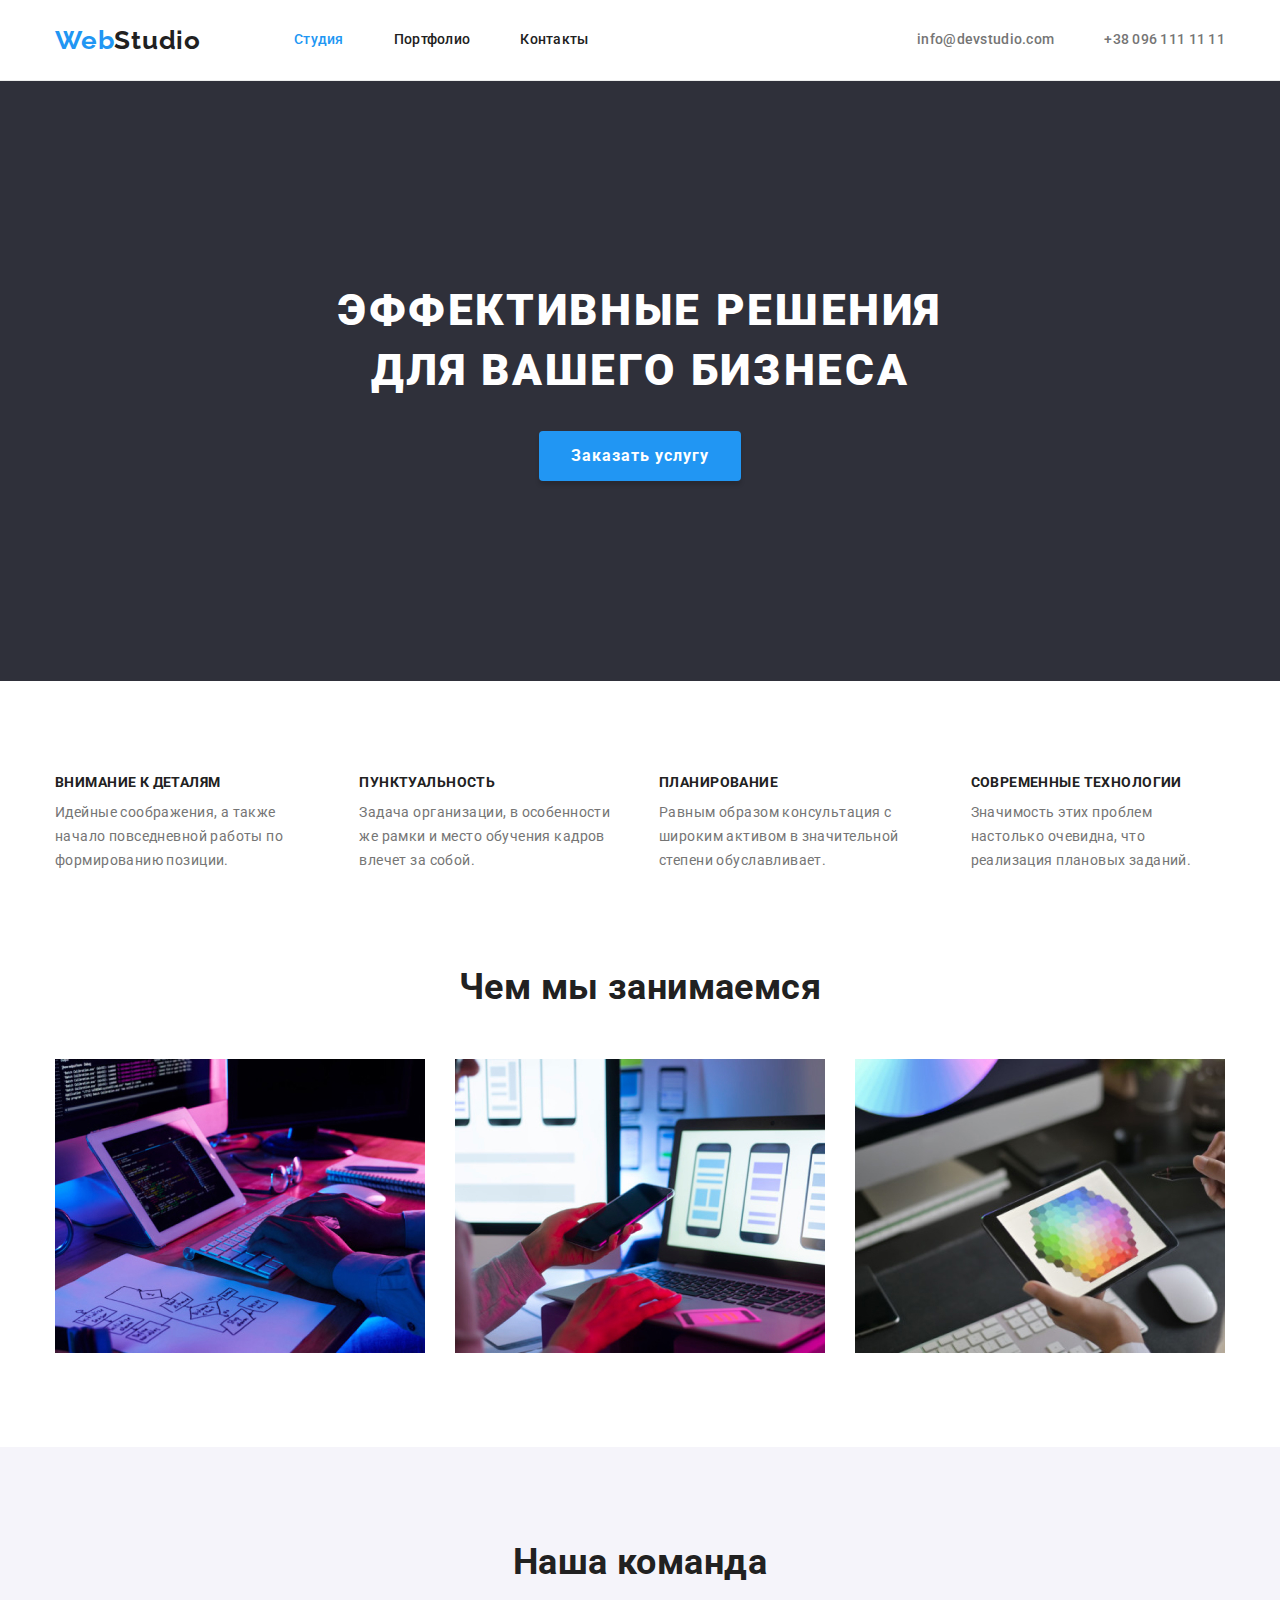
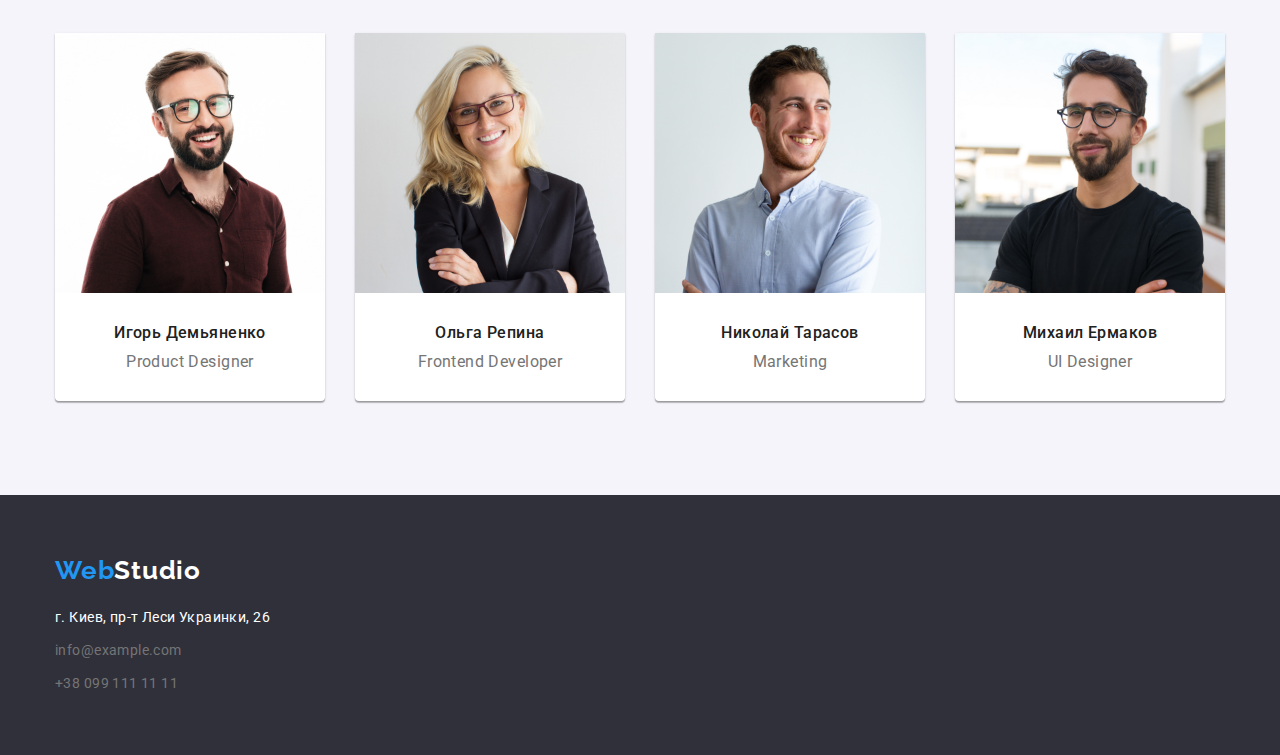
<file: index.html>
<!DOCTYPE html>
<html lang="ru">
<head>
    <meta charset="UTF-8">
    <meta http-equiv="X-UA-Compatible" content="IE=edge">
    <meta name="viewport" content="width=device-width, initial-scale=1.0">
    <title>WebStudio</title>
    <link rel="preconnect" href="https://fonts.googleapis.com">
    <link rel="preconnect" href="https://fonts.gstatic.com" crossorigin>
    <link href="https://fonts.googleapis.com/css2?family=Raleway:wght@700&family=Roboto:wght@400;500;700&display=swap" rel="stylesheet">
    <link rel="stylesheet" href="https://cdnjs.cloudflare.com/ajax/libs/modern-normalize/1.1.0/modern-normalize.min.css">
    <link rel="stylesheet" href="./css/styles.css">
</head>
<body>
    <!--Header-->
    <header class="header">
        <div class="container">
            <nav class="main-nav">
                <a href="./index.html" class="logo"><span class="logo-accent">Web</span>Studio</a>
            
                <ul class="sait-nav list">
                    <li class="sait-nav-item"><a href="./index.html" class="link current">Студия</a></li>
                    <li class="sait-nav-item"><a href="./portfolio.html" class="link">Портфолио</a></li>
                    <li class="sait-nav-item"><a href="" class="link">Контакты</a></li>
                </ul>
            </nav>
            
            <ul class="contacts list">
                <li class="contacts-item"><a class="contacts-link" href="mailto:info@devstudio.com">info@devstudio.com</a></li>
                <li class="contacts-item"><a class="contacts-link" href="tel:+380961111111">+38 096 111 11 11</a></li>
            
            </ul>
        </div>
    </header>
    
    <!--Main-->
    <main>
        <section class="hero">
            <div class="container">
                <h1 class="hero-title">Эффективные решения для вашего бизнеса</h1>
                <button type="button" class="hero-button">Заказать услугу</button>
            </div>
        </section>

        <!--Особенности компании-->
        <section class="features">
            <div class="container">
                <h2 class="visually-hidden">Особенности компании</h2>

                <ul class="features-list list">
                    <li class="feature-item">
                        <h3 class="feature-title">Внимание к деталям</h3>
                        <p class="feature-description">Идейные соображения, а также начало повседневной работы по формированию позиции.</p>
                    </li>

                    <li class="feature-item">
                        <h3 class="feature-title">Пунктуальность</h3>
                        <p class="feature-description">Задача организации, в особенности же рамки и место обучения кадров влечет за собой.</p>
                    </li>

                    <li class="feature-item">
                        <h3 class="feature-title">Планирование</h3>
                        <p class="feature-description">Равным образом консультация с широким активом в значительной степени обуславливает.</p>
                    </li>

                    <li class="feature-item">
                        <h3 class="feature-title">Современные технологии</h3>
                        <p class="feature-description">Значимость этих проблем настолько очевидна, что реализация плановых заданий.</p>
                    </li>
                </ul>
            </div>
        </section>

        <!--Чем мы занимаемся-->
        <section class="services">
            <div class="container">
                <h2 class="section-title">Чем мы занимаемся</h2>

                <ul class="services-list list">
                    <li class="service"><img src="./img/img1.jpg" alt="Верстка сайта" width="370"></li>
                    <li class="service"><img src="./img/img2.jpg" alt="Адаптация дизайна под телефон" width="370"></li>
                    <li class="service"><img src="./img/img3.jpg" alt="Выбор цветовой гаммы" width="370"></li>
                </ul>
            </div>
        </section>

        <!--Команда-->
        <section class="employees">
            <div class="container">
                <h2 class="section-title">Наша команда</h2>
                
                <ul class="employees-list list">
                    <li class="employee">
                        <img src="./img/employee1.jpg" alt="Фото дизайнера" width="270">
                        <div class="employee-content">
                            <h3 class="employee-name">Игорь Демьяненко</h3>
                            <p lang="en" class="employee-position">Product Designer</p>
                        </div>
                    </li>
                    <li class="employee">
                        <img src="./img/employee2.jpg" alt="Фото разработчика" width="270">
                        <div class="employee-content">
                            <h3 class="employee-name">Ольга Репина</h3>
                            <p lang="en" class="employee-position">Frontend Developer</p>
                        </div>
                    </li>
                    <li class="employee">
                        <img src="./img/employee3.jpg" alt="Фото маркетолога" width="270">
                        <div class="employee-content">
                            <h3 class="employee-name">Николай Тарасов</h3>
                            <p lang="en" class="employee-position">Marketing</p>
                        </div>
                    </li>
                    <li class="employee">
                        <img src="./img/employee4.jpg" alt="Фото дизайнера интерфейсов" width="270">
                        <div class="employee-content">
                            <h3 class="employee-name">Михаил Ермаков</h3>
                            <p lang="en" class="employee-position">UI Designer</p>
                        </div>
                    </li>
                </ul>
            </div>
        </section>
    </main>

    <!--Footer-->
    <footer class="footer">
        <div class="footer-box container">
            <a href="./index.html" class="logo"><span class="logo-accent">Web</span>Studio</a>
            <address class="footer-contacts">
                <ul class="contacts list">
                    <li class="footer-contacts-item"><a class="contacts-link adds" href="https://goo.gl/maps/8DTcKhsca9sqMdtq7" target="_blank"
                            rel="noopener nofollow">г. Киев, пр-т Леси Украинки, 26</a></li>
                    <li class="footer-contacts-item"><a class="contacts-link" href="mailto:">info@example.com</a></li>
                    <li class="footer-contacts-item"><a class="contacts-link" href="tel:+380961111111">+38 099 111 11 11</a></li>
                </ul>
            </address>
        </div>
    </footer>
</body>
</html>
</file>
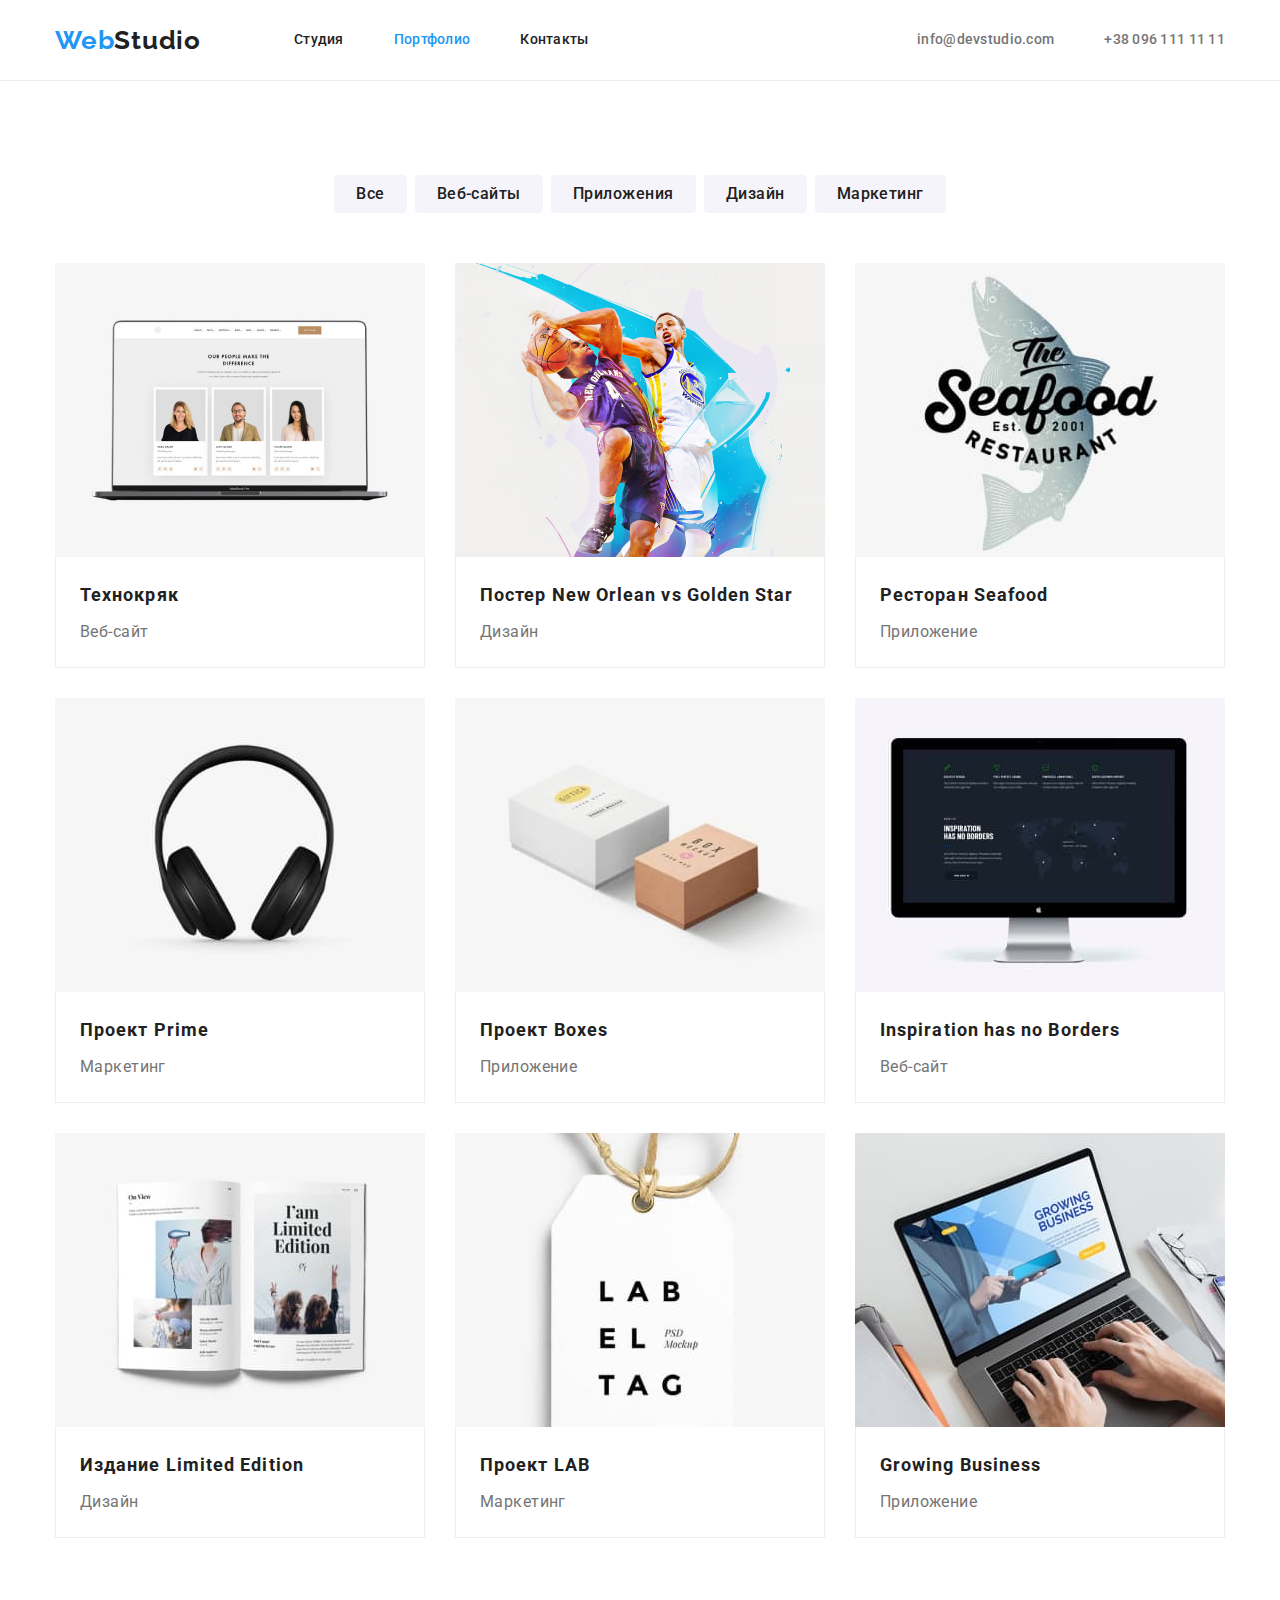
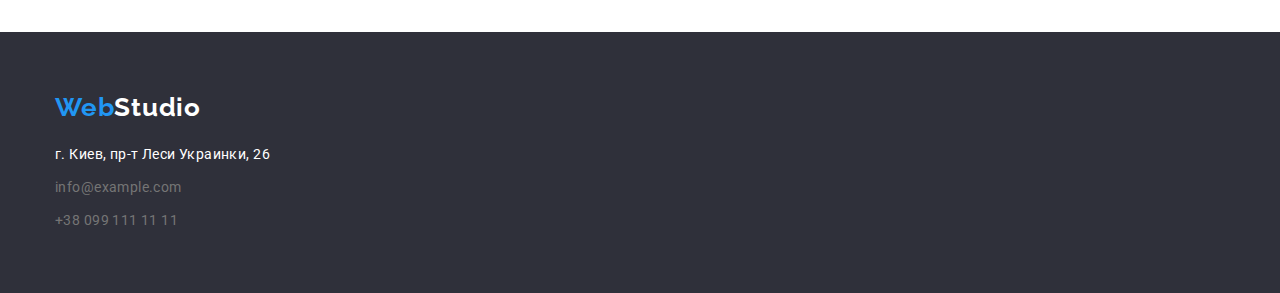
<file: portfolio.html>
<!DOCTYPE html>
<html lang="ru">
<head>
    <meta charset="UTF-8">
    <meta http-equiv="X-UA-Compatible" content="IE=edge">
    <meta name="viewport" content="width=device-width, initial-scale=1.0">
    <title>WebStudio</title>
    <link rel="preconnect" href="https://fonts.googleapis.com">
    <link rel="preconnect" href="https://fonts.gstatic.com" crossorigin>
    <link href="https://fonts.googleapis.com/css2?family=Raleway:wght@700&family=Roboto:wght@400;500;700&display=swap" rel="stylesheet">
    <link rel="stylesheet" href="https://cdnjs.cloudflare.com/ajax/libs/modern-normalize/1.1.0/modern-normalize.min.css">
    <link rel="stylesheet" href="./css/styles.css">
</head>
<body>
    <!--Header-->
    <header class="header">
        <div class="container">
            <nav class="main-nav">
                <a href="./index.html" class="logo"><span class="logo-accent">Web</span>Studio</a>
    
                <ul class="sait-nav list">
                    <li class="sait-nav-item"><a href="./index.html" class="link">Студия</a></li>
                    <li class="sait-nav-item"><a href="./portfolio.html" class="link current">Портфолио</a></li>
                    <li class="sait-nav-item"><a href="" class="link">Контакты</a></li>
                </ul>
            </nav>
    
            <ul class="contacts list">
                <li class="contacts-item"><a class="contacts-link" href="mailto:info@devstudio.com">info@devstudio.com</a>
                </li>
                <li class="contacts-item"><a class="contacts-link" href="tel:+380961111111">+38 096 111 11 11</a></li>
    
            </ul>
        </div>
    </header>
    <!--Main-->
    <main>
        <section class="portfolio">
            <div class="container">
                <h1 class="visually-hidden">Портфолио</h1>
                <ul class="portfolio-btn-list list">
                    <li class="portfolio-btn-item"><button type="button" class="portfolio-button">Все</button></li>
                    <li class="portfolio-btn-item"><button type="button" class="portfolio-button">Веб-сайты</button></li>
                    <li class="portfolio-btn-item"><button type="button" class="portfolio-button">Приложения</button></li>
                    <li class="portfolio-btn-item"><button type="button" class="portfolio-button">Дизайн</button></li>
                    <li class="portfolio-btn-item"><button type="button" class="portfolio-button">Маркетинг</button></li>
                </ul>
                
                <ul class="cases list">
                    <li class="case-item">
                        <a href="" class="case-link">
                            <img src="./img/case-1.jpg" alt="ноутбук" width="370">
                            <div class="case-content">
                                <h2 class="case-title">Технокряк</h2>
                                <p class="case-type">Веб-сайт</p>
                            </div>
                        </a>
                    </li>
                
                    <li class="case-item">
                        <a href="" class="case-link">
                            <img src="./img/case-2.jpg" alt="два баскетболиста" width="370">
                            <div class="case-content">
                                <h2 class="case-title">Постер New Orlean vs Golden Star</h2>
                                <p class="case-type">Дизайн</p>
                            </div>
                        </a>
                    </li>
                
                    <li class="case-item">
                        <a href="" class="case-link">
                            <img src="./img/case-3.jpg" alt="логотип ресторана" width="370">
                            <div class="case-content">
                                <h2 class="case-title">Ресторан Seafood</h2>
                                <p class="case-type">Приложение</p>
                            </div>
                        </a>
                    </li>
                
                    <li class="case-item">
                        <a href="" class="case-link">
                            <img src="./img/case-4.jpg" alt="наушники" width="370">
                            <div class="case-content">
                                <h2 class="case-title">Проект Prime</h2>
                                <p class="case-type">Маркетинг</p>
                            </div>
                        </a>
                    </li>
                
                    <li class="case-item">
                        <a href="" class="case-link">
                            <img src="./img/case-5.jpg" alt="две коробки" width="370">
                            <div class="case-content">
                                <h2 class="case-title">Проект Boxes</h2>
                                <p class="case-type">Приложение</p>
                            </div>
                        </a>
                    </li>
                
                    <li class="case-item">
                        <a href="" class="case-link">
                            <img src="./img/case-6.jpg" alt="компьютер" width="370">
                            <div class="case-content">
                                <h2 class="case-title">Inspiration has no Borders</h2>
                                <p class="case-type">Веб-сайт</p>
                            </div>
                        </a>
                    </li>
                
                    <li class="case-item">
                        <a href="" class="case-link">
                            <img src="./img/case-7.jpg" alt="журнал" width="370">
                            <div class="case-content">
                                <h2 class="case-title">Издание Limited Edition</h2>
                                <p class="case-type">Дизайн</p>
                            </div>
                
                        </a>
                    </li>
                
                    <li class="case-item">
                        <a href="" class="case-link">
                            <img src="./img/case-8.jpg" alt="бирка с название проекта" width="370">
                            <div class="case-content">
                                <h2 class="case-title">Проект LAB</h2>
                                <p class="case-type">Маркетинг</p>
                            </div>
                        </a>
                    </li>
                
                    <li class="case-item">
                        <a href="" class="case-link">
                            <img src="./img/case-9.jpg" alt="ноутбук на столе" width="370">
                            <div class="case-content">
                                <h2 class="case-title">Growing Business</h2>
                                <p class="case-type">Приложение</p>
                            </div>
                        </a>
                    </li>
                </ul>
            </div>
 
        </section>
    </main>

    <!--Footer-->
    <footer class="footer">
        <div class="footer-box container">
            <a href="./index.html" class="logo"><span class="logo-accent">Web</span>Studio</a>
            <address class="footer-contacts">
                <ul class="contacts list">
                    <li class="footer-contacts-item"><a class="contacts-link adds"
                            href="https://goo.gl/maps/8DTcKhsca9sqMdtq7" target="_blank" rel="noopener nofollow">г. Киев,
                            пр-т Леси Украинки, 26</a></li>
                    <li class="footer-contacts-item"><a class="contacts-link" href="mailto:">info@example.com</a></li>
                    <li class="footer-contacts-item"><a class="contacts-link" href="tel:+380961111111">+38 099 111 11 11</a>
                    </li>
                </ul>
            </address>
        </div>
    </footer>
</body>
    
</html>
</file>
<file: css/styles.css>
:root {
    --title-color: #212121;
    --text-color: #757575;
    --accent-color: #2196F3;
    --primery-bgr-color: #FFFFFF;
    --secondary-bgr-color: #F5F4FA;
    --footer-brg-color: #2F303A;
}

body {

    background-color: var(--primary-bgr-color);
    color: var(--title-color);
    font-size: 14px;
    font-family: 'Roboto', sans-serif;
    letter-spacing: 0.03em;
    
}
h1, h2, h3, h4 { 
    margin: 0;
    color: var(--title-color);
}
p {
    margin: 0;
    color: var(--text-color);
}
img {
    display: block;
    max-width: 100%;
    height: auto;
}
.container {
    width: 1200px;
    margin-left: auto;
    margin-right: auto;
    padding-left: 15px;
    padding-right: 15px;
}

.list {
    list-style: none;
    margin: 0;
    padding: 0;
}

/* Header */
.header {
    border-bottom: 1px solid #ECECEC;

    font-weight: 500;
    line-height: 1.14;
    letter-spacing: 0.02em;
}
.header .container {
    display: flex;
    align-items: center;
}
.main-nav {
    display: flex;
    align-items: center;
}
.logo {
    color: var(--title-color);
    font-family: 'Raleway', sans-serif;
    font-weight: 700;
    font-size: 26px;
    line-height: 1.19;
    letter-spacing: 0.03em;
    text-decoration: none;
}
.logo-accent {
    color: var(--accent-color);
}
.header .logo {
    margin-right: 93px;
}
.sait-nav {
    display: flex;
}
.sait-nav-item:not(:last-child) {
    margin-right: 50px;
}
.sait-nav .link {
    display: block;
    padding-top: 32px;
    padding-bottom: 32px;

    color: var(--title-color);
    text-decoration: none;
}
.sait-nav .link.current {
    color: var(--accent-color);
}
.header .contacts {

    display: flex;
    margin-left: auto;
}

.contacts-item:not(:last-child) {
    margin-right: 50px;

}
.contacts-link {
    color: var(--text-color);
    font-style: normal;
    text-decoration: none;
}
.sait-nav .link:hover,
.sait-nav .link:focus,
.contacts-link:hover,
.contacts-link:focus,
.contacts-link.adds:hover,
.contacts-link.adds:focus {

    color: var(--accent-color);
}

/*Hero, footer */

.hero, .footer {
    background-color: var(--footer-brg-color);
}
.hero {
    padding-top: 200px;
    padding-bottom: 200px;

    text-align: center;
}
.hero-title {
    margin: 0 auto 30px auto;
    max-width: 696px;

    color: var(--primery-bgr-color);
    font-weight: 900;
    font-size: 44px;
    line-height: 1.36;
    letter-spacing: 0.06em;
    text-transform: uppercase;
}
.hero-button {
    padding: 10px 32px;
    border: 0;
    border-radius: 4px;
    
    color: var(--primery-bgr-color);
    background-color: var(--accent-color);
    font-family: inherit;
    font-weight: 700;
    font-size: 16px;
    line-height: 1.88;
    letter-spacing: 0.06em;
    
    box-shadow: 0px 4px 4px rgba(0, 0, 0, 0.15);
    cursor: pointer;
}
.footer {
    padding-top: 60px;
    padding-bottom: 60px;
}
.footer .logo {

    
    color: var(--primery-bgr-color);
}
.footer-contacts {
    margin-top: 20px;

    line-height: 1.71;
}
.footer-contacts-item:not(:last-child) {
    margin-bottom: 9px;
}
.contacts-link.adds {
    color: var(--primery-bgr-color);
}

/*Main*/
.section-title {
    margin-bottom: 50px;

    font-weight: 700;
    font-size: 36px;
    line-height: 1.17;
    text-align: center;
}

.visually-hidden {
    position: absolute;
    width: 1px;
    height: 1px;
    margin: -1px;
    border: 0;
    padding: 0;

    white-space: nowrap;
    clip-path: inset(100%);
    clip: rect(0 0 0 0);
    overflow: hidden;
}

/*Features */
.features {
    padding-top: 94px;
}
.features-list {
    display: flex;
}
.feature-item:not(:last-child) {
    margin-right: 30px;
}
.feature-title {
    margin-bottom: 10px;

    font-weight: 700;
    font-size: 14px;
    line-height: 1.14;
    text-transform: uppercase;
}
.feature-description {
    line-height: 1.71;
}

/*Services, employees*/
.services, .employees {
    padding-top: 94px;
    padding-bottom: 94px;
}
.services-list, .employees-list {
    display: flex;
}
.service:not(:last-child) {
    margin-right: 30px;
}
.employees {
    background-color: var(--secondary-bgr-color);
}
.employee {
    background-color: var(--primery-bgr-color);
    text-align: center;

    border-radius: 0px 0px 4px 4px;
    box-shadow: 0px 1px 3px rgba(0, 0, 0, 0.12), 
                0px 1px 1px rgba(0, 0, 0, 0.14), 
                0px 2px 1px rgba(0, 0, 0, 0.2);
    
}
.employee:not(:last-child) {
    margin-right: 30px;
}
.employee-content {
    padding-top: 30px;
    padding-bottom: 30px;
}
.employee-name, .employee-position {
    font-size: 16px;
    line-height: 1.19;
    
}
.employee-name {
    margin-bottom: 10px;

    font-weight: 500;
}
/*Portfolio*/
.portfolio {    
    padding-top: 94px;
    padding-bottom: 94px;
}
.portfolio-btn-list {
    display: flex;
    justify-content: center;
    margin-bottom: 50px;
}
.portfolio-btn-item:not(:last-child) {
    margin-right: 8px;
}
.portfolio-button {
    padding: 6px 22px;
    border: 0;
    border-radius: 4px;

    color: var(--title-color);
    background-color: var(--secondary-bgr-color);
    font-family: inherit;
    font-weight: 500;
    font-size: 16px;
    line-height: 1.62;
    letter-spacing: 0.03em;

    cursor: pointer;
 
}

.portfolio-button:hover,
.portfolio-button:focus {
    color: var(--primery-bgr-color);
    background-color: var(--accent-color);
    box-shadow: 0px 3px 1px rgba(0, 0, 0, 0.1), 0px 1px 2px rgba(0, 0, 0, 0.08), 0px 2px 2px rgba(0, 0, 0, 0.12);
}
.cases {
    display: flex;
    flex-wrap: wrap;
    margin-top: -30px;
    margin-left: -30px;
    }
.case-item {
    flex-basis: calc((100% - 90px) / 3);
    margin-top: 30px;
    margin-left: 30px;

    /*margin-right: 30px;
    margin-botton: 30px;*/
}
/*.case-item:nth-child(3n) {
    margin-right: 0;
}
.case-item:nth-last-child(-n+3) {
    margin-bottom: 0;
}*/
.case-link {
    text-decoration: none;
}
.case-content {
    padding: 20px 24px;
    border: 1px solid #EEEEEE;
    border-top: 0;
}
.case-title {
    margin-bottom: 4px;

    font-weight: 700;
    font-size: 18px;
    line-height: 2;
    letter-spacing: 0.06em;

}

.cases.list .case-type {
    font-size: 16px;
    line-height: 1.88;
}
</file>
